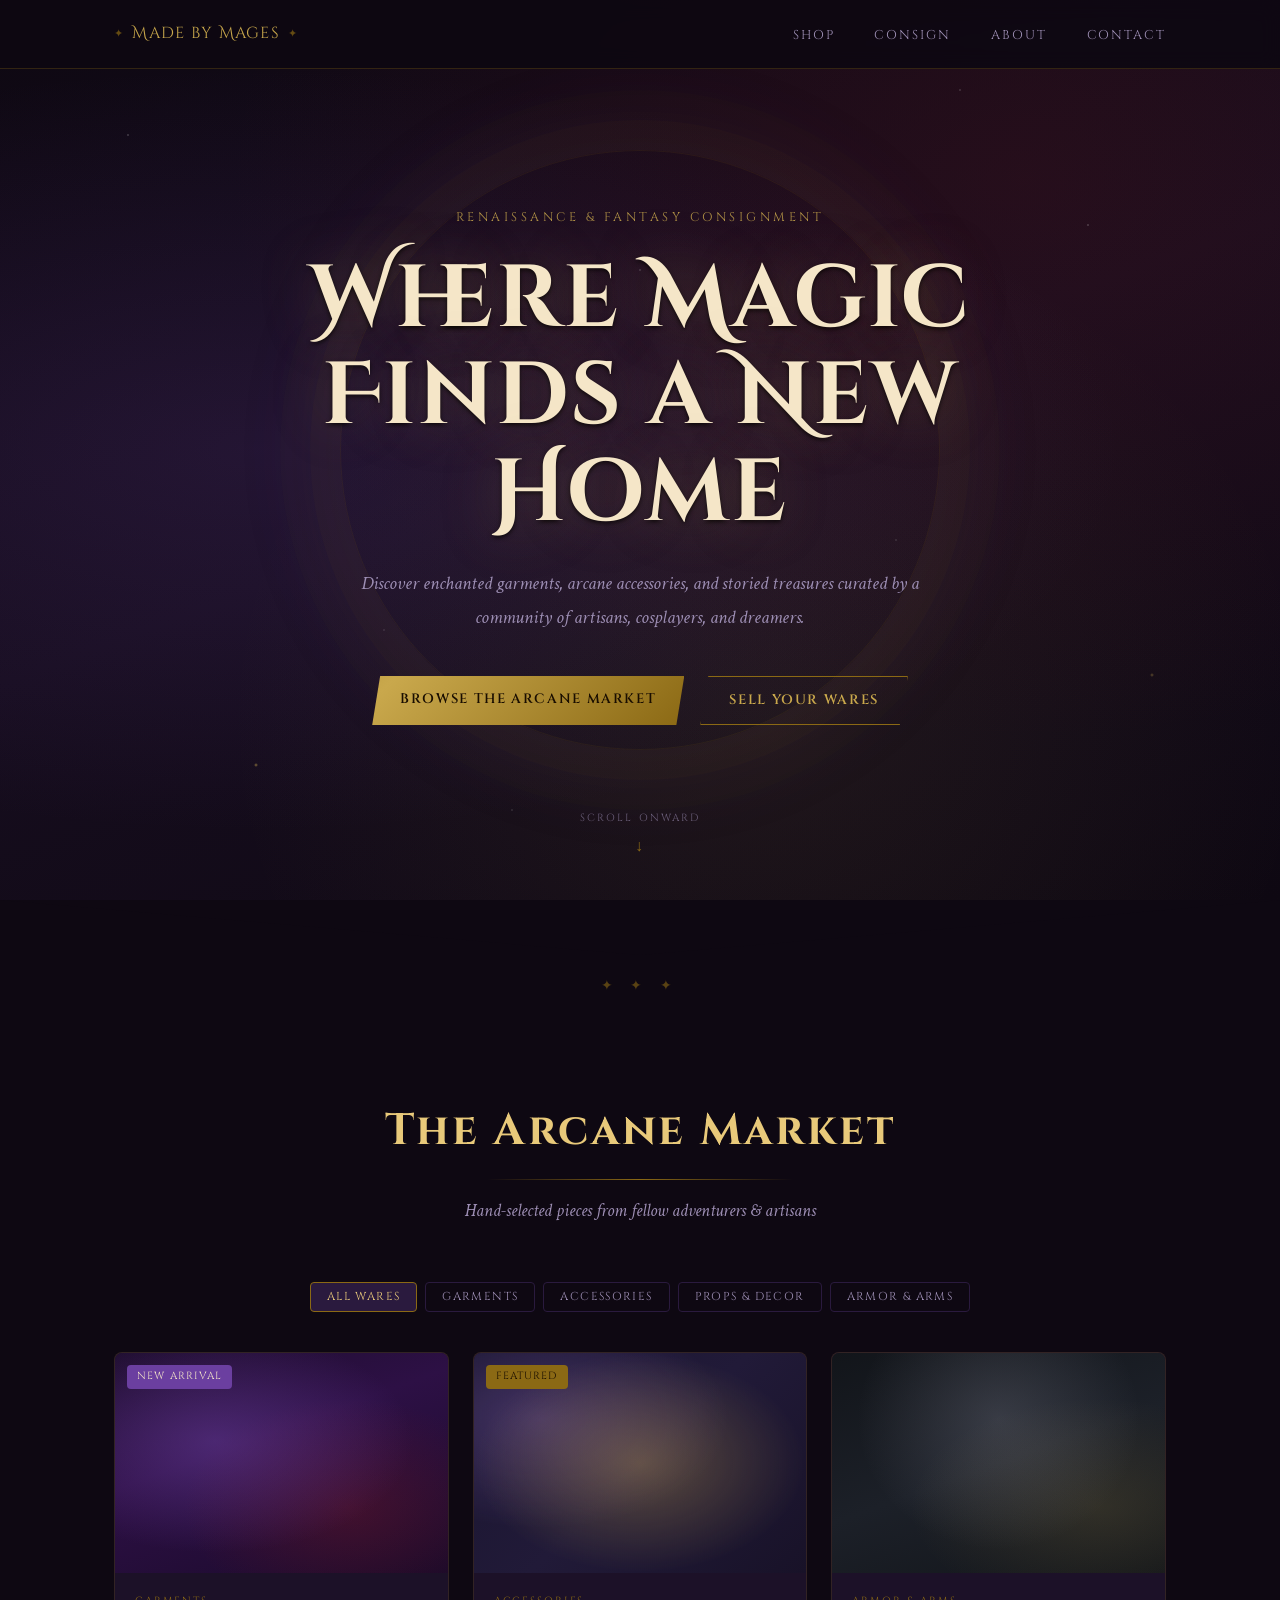
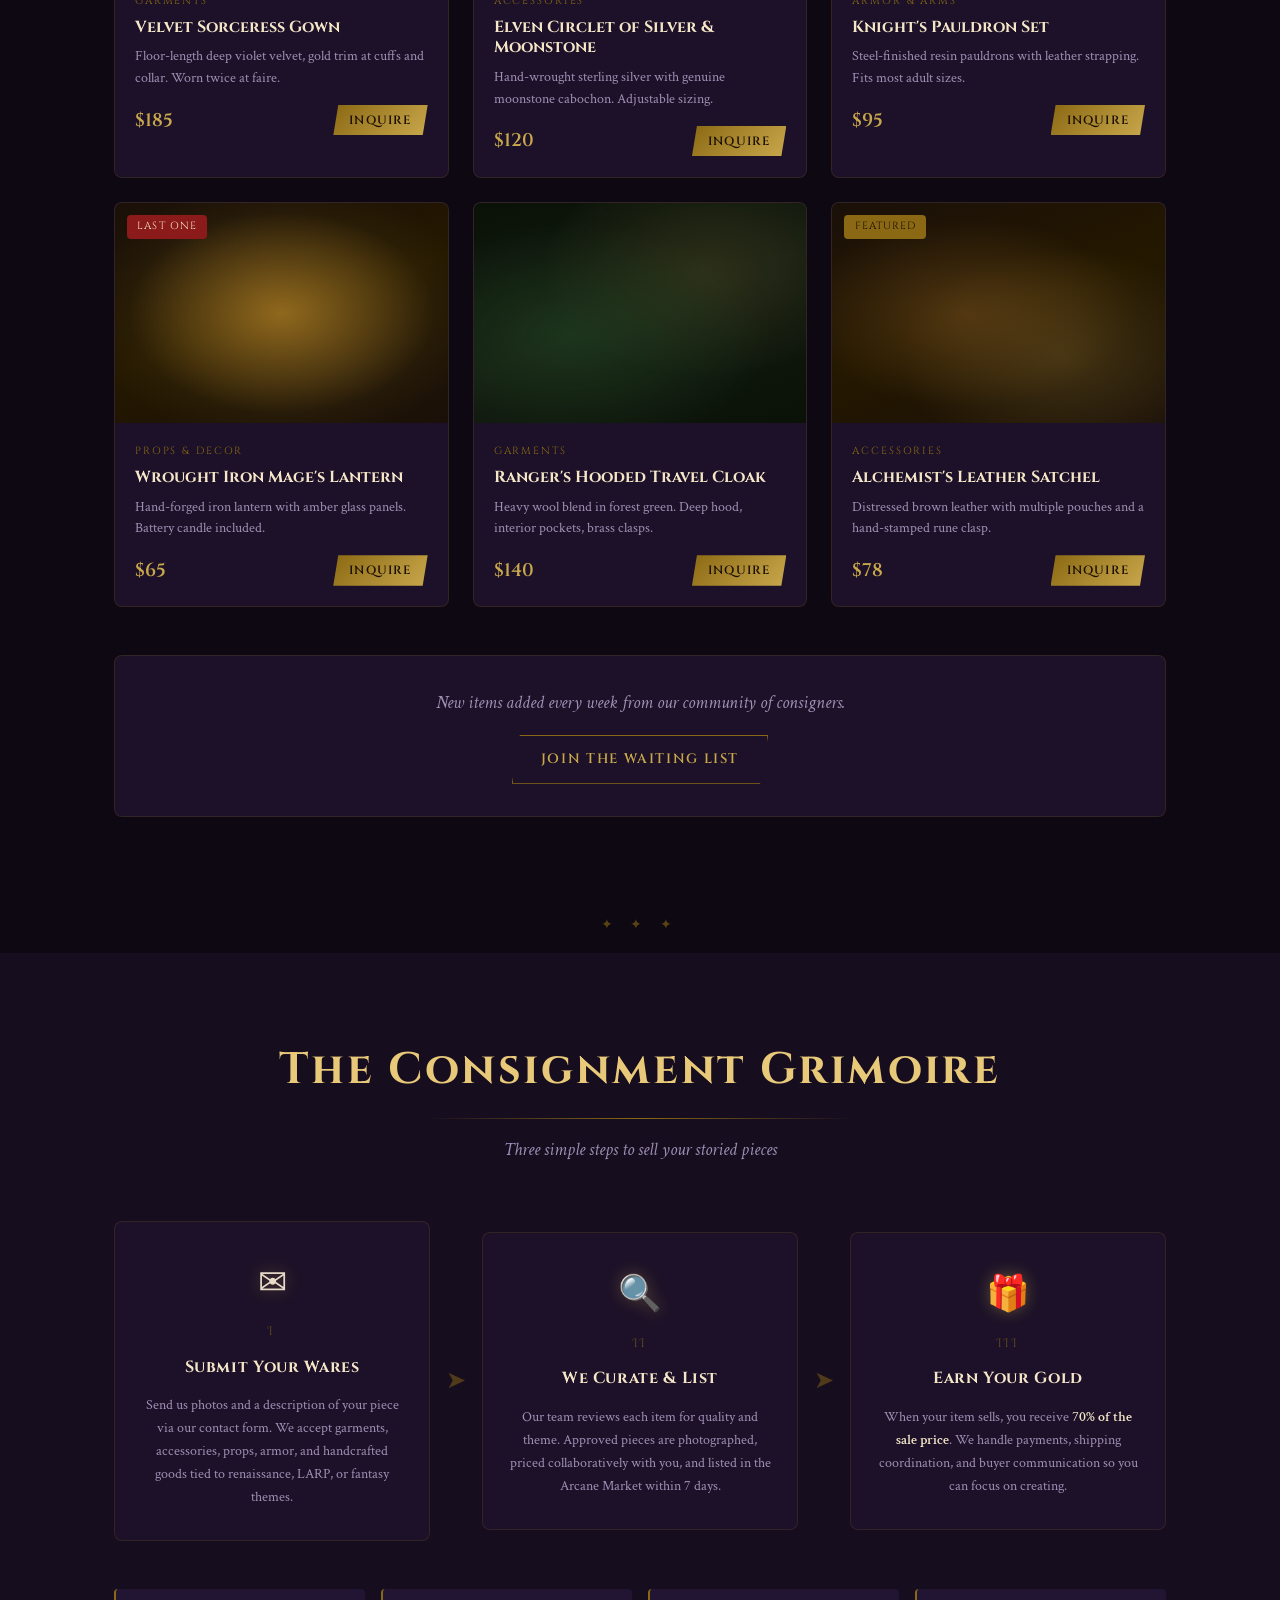
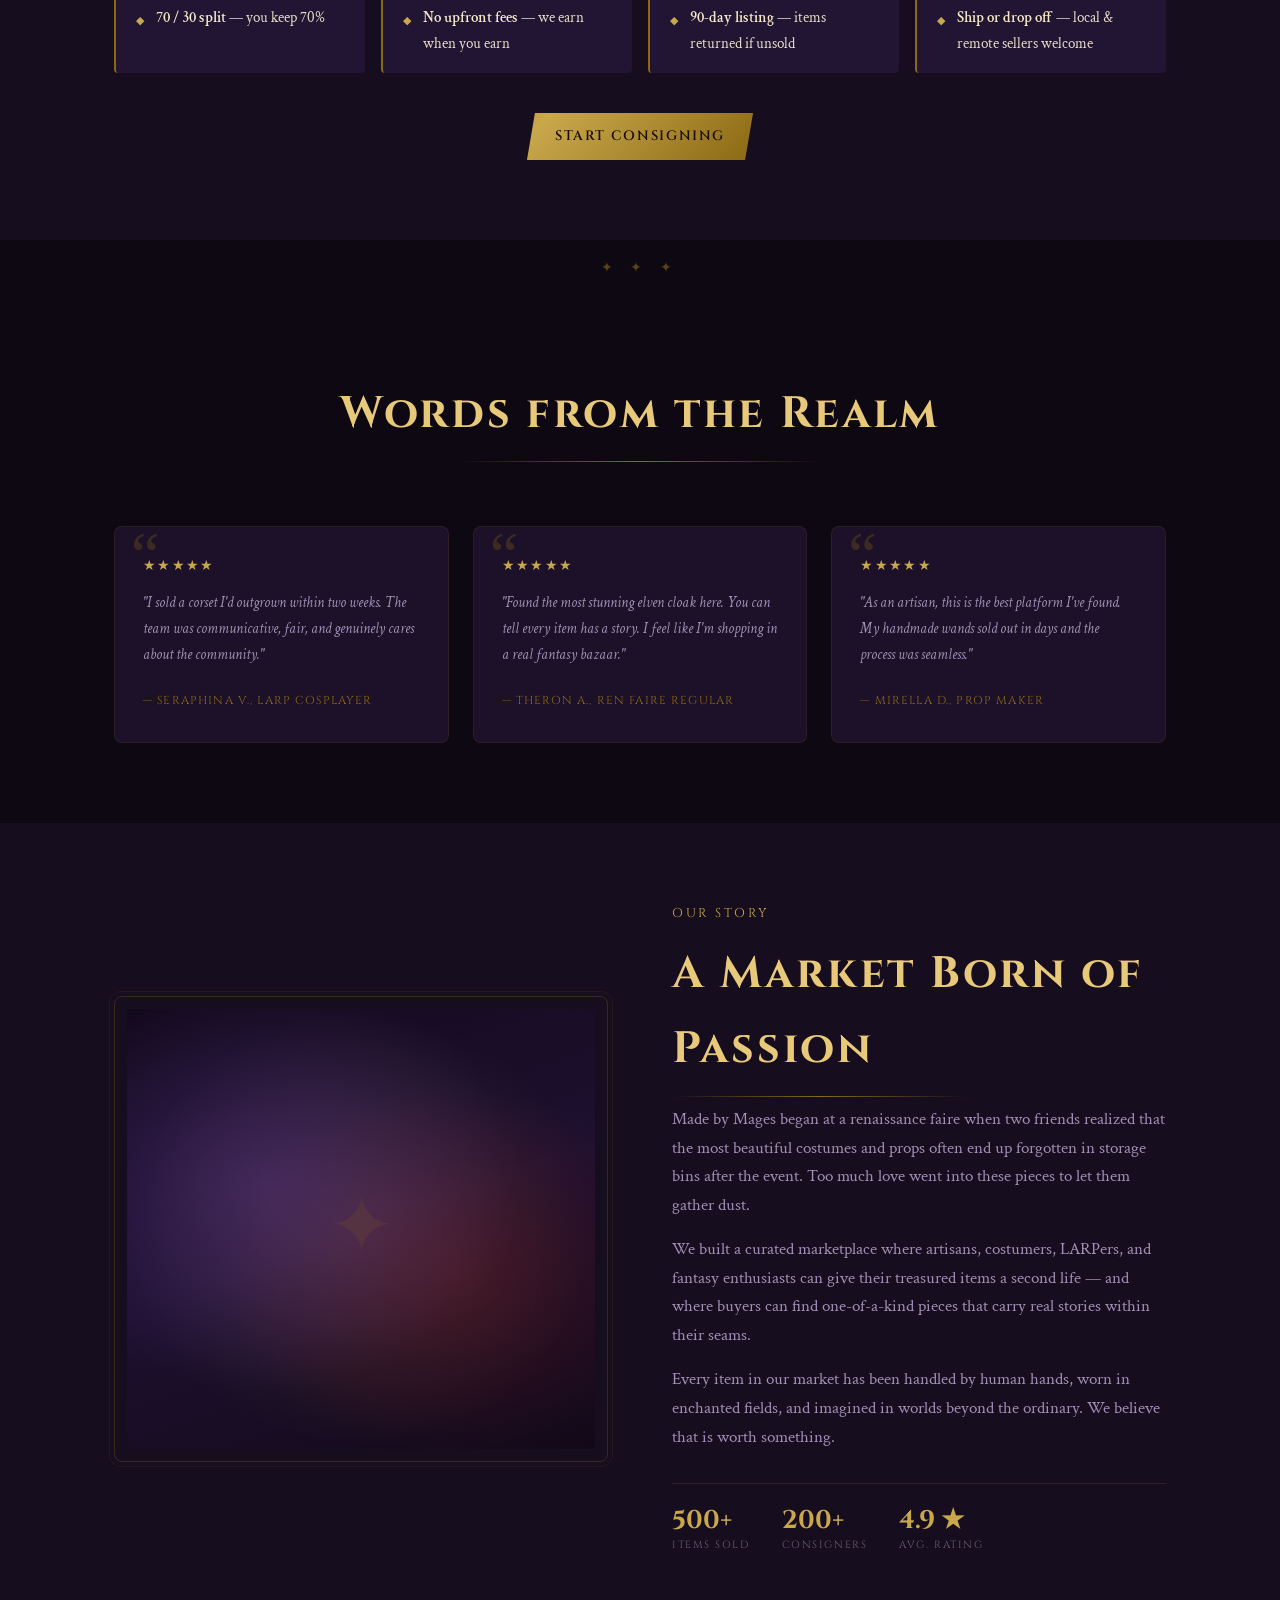
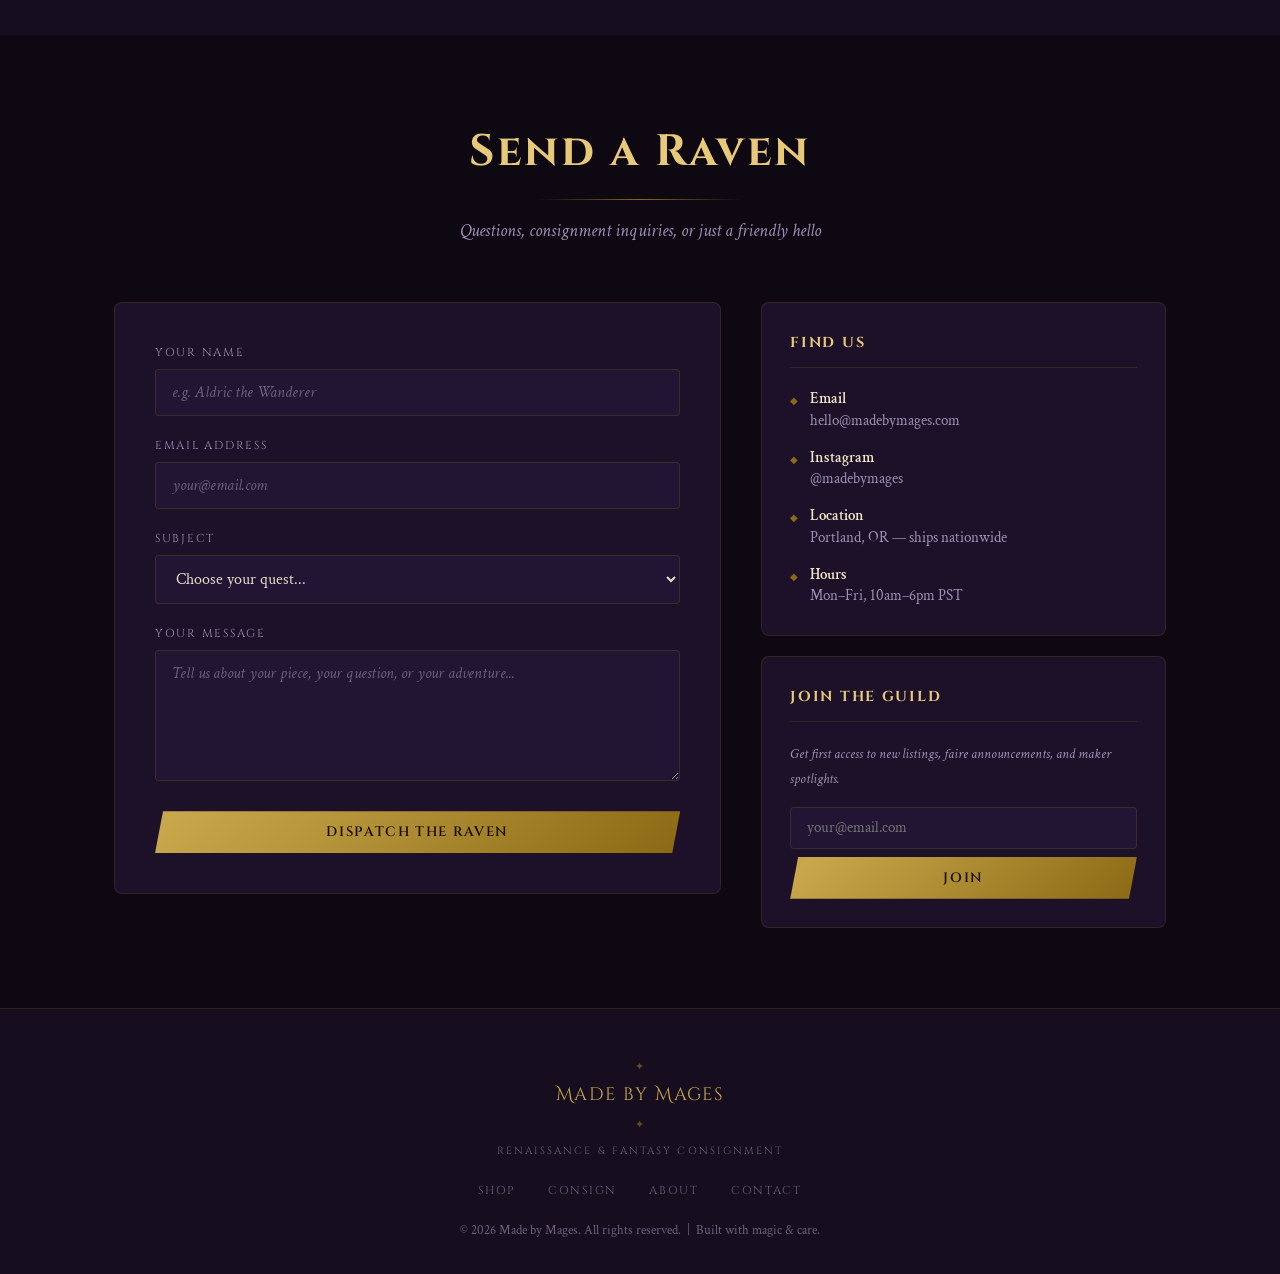
<file: index.html>
<!DOCTYPE html>
<html lang="en">
<head>
  <meta charset="UTF-8" />
  <meta name="viewport" content="width=device-width, initial-scale=1.0" />
  <title>Made by Mages &mdash; Renaissance &amp; Fantasy Consignment</title>
  <link rel="preconnect" href="https://fonts.googleapis.com" />
  <link rel="preconnect" href="https://fonts.gstatic.com" crossorigin />
  <link href="https://fonts.googleapis.com/css2?family=Cinzel:wght@400;600;700;900&family=Cinzel+Decorative:wght@400;700&family=Crimson+Text:ital,wght@0,400;0,600;1,400;1,600&display=swap" rel="stylesheet" />
  <link rel="stylesheet" href="styles.css" />
</head>
<body>

  <!-- ── NAVIGATION ── -->
  <header class="site-header" id="top">
    <nav class="nav-container">
      <a href="#top" class="nav-logo">
        <span class="logo-rune">✦</span>
        <span class="logo-text">Made by Mages</span>
        <span class="logo-rune">✦</span>
      </a>
      <button class="nav-toggle" id="navToggle" aria-label="Open menu">&#9776;</button>
      <ul class="nav-links" id="navLinks">
        <li><a href="#shop">Shop</a></li>
        <li><a href="#how-it-works">Consign</a></li>
        <li><a href="#about">About</a></li>
        <li><a href="#contact">Contact</a></li>
      </ul>
    </nav>
  </header>

  <!-- ── HERO ── -->
  <section class="hero" id="hero">
    <div class="hero-overlay"></div>
    <div class="hero-content">
      <p class="hero-eyebrow">Renaissance &amp; Fantasy Consignment</p>
      <h1 class="hero-title">Where Magic<br />Finds a New Home</h1>
      <p class="hero-tagline">
        Discover enchanted garments, arcane accessories, and storied treasures
        curated by a community of artisans, cosplayers, and dreamers.
      </p>
      <div class="hero-cta-group">
        <a href="#shop" class="btn btn-primary">Browse the Arcane Market</a>
        <a href="#how-it-works" class="btn btn-outline">Sell Your Wares</a>
      </div>
    </div>
    <div class="hero-scroll-hint">
      <span>Scroll onward</span>
      <span class="scroll-arrow">&#8595;</span>
    </div>
  </section>

  <!-- ── ORNAMENTAL DIVIDER ── -->
  <div class="divider divider-top">
    <svg viewBox="0 0 1200 60" preserveAspectRatio="none" xmlns="http://www.w3.org/2000/svg">
      <path d="M0,0 L600,55 L1200,0 L1200,60 L0,60 Z" fill="var(--color-bg)"/>
    </svg>
    <div class="divider-ornament">&#10022; &#10022; &#10022;</div>
  </div>

  <!-- ── FEATURED LISTINGS ── -->
  <section class="section shop-section" id="shop">
    <div class="container">
      <div class="section-header">
        <h2 class="section-title">The Arcane Market</h2>
        <p class="section-subtitle">Hand-selected pieces from fellow adventurers &amp; artisans</p>
      </div>

      <div class="filter-bar">
        <button class="filter-btn active" data-filter="all">All Wares</button>
        <button class="filter-btn" data-filter="garments">Garments</button>
        <button class="filter-btn" data-filter="accessories">Accessories</button>
        <button class="filter-btn" data-filter="props">Props &amp; Decor</button>
        <button class="filter-btn" data-filter="armor">Armor &amp; Arms</button>
      </div>

      <div class="product-grid" id="productGrid">

        <article class="product-card" data-category="garments">
          <div class="product-image-wrap">
            <div class="product-image product-image--gown"></div>
            <span class="product-badge">New Arrival</span>
          </div>
          <div class="product-info">
            <span class="product-category">Garments</span>
            <h3 class="product-name">Velvet Sorceress Gown</h3>
            <p class="product-desc">Floor-length deep violet velvet, gold trim at cuffs and collar. Worn twice at faire.</p>
            <div class="product-footer">
              <span class="product-price">$185</span>
              <button class="btn btn-small">Inquire</button>
            </div>
          </div>
        </article>

        <article class="product-card" data-category="accessories">
          <div class="product-image-wrap">
            <div class="product-image product-image--circlet"></div>
            <span class="product-badge product-badge--gold">Featured</span>
          </div>
          <div class="product-info">
            <span class="product-category">Accessories</span>
            <h3 class="product-name">Elven Circlet of Silver &amp; Moonstone</h3>
            <p class="product-desc">Hand-wrought sterling silver with genuine moonstone cabochon. Adjustable sizing.</p>
            <div class="product-footer">
              <span class="product-price">$120</span>
              <button class="btn btn-small">Inquire</button>
            </div>
          </div>
        </article>

        <article class="product-card" data-category="armor">
          <div class="product-image-wrap">
            <div class="product-image product-image--armor"></div>
          </div>
          <div class="product-info">
            <span class="product-category">Armor &amp; Arms</span>
            <h3 class="product-name">Knight's Pauldron Set</h3>
            <p class="product-desc">Steel-finished resin pauldrons with leather strapping. Fits most adult sizes.</p>
            <div class="product-footer">
              <span class="product-price">$95</span>
              <button class="btn btn-small">Inquire</button>
            </div>
          </div>
        </article>

        <article class="product-card" data-category="props">
          <div class="product-image-wrap">
            <div class="product-image product-image--lantern"></div>
            <span class="product-badge product-badge--red">Last One</span>
          </div>
          <div class="product-info">
            <span class="product-category">Props &amp; Decor</span>
            <h3 class="product-name">Wrought Iron Mage's Lantern</h3>
            <p class="product-desc">Hand-forged iron lantern with amber glass panels. Battery candle included.</p>
            <div class="product-footer">
              <span class="product-price">$65</span>
              <button class="btn btn-small">Inquire</button>
            </div>
          </div>
        </article>

        <article class="product-card" data-category="garments">
          <div class="product-image-wrap">
            <div class="product-image product-image--cloak"></div>
          </div>
          <div class="product-info">
            <span class="product-category">Garments</span>
            <h3 class="product-name">Ranger's Hooded Travel Cloak</h3>
            <p class="product-desc">Heavy wool blend in forest green. Deep hood, interior pockets, brass clasps.</p>
            <div class="product-footer">
              <span class="product-price">$140</span>
              <button class="btn btn-small">Inquire</button>
            </div>
          </div>
        </article>

        <article class="product-card" data-category="accessories">
          <div class="product-image-wrap">
            <div class="product-image product-image--satchel"></div>
            <span class="product-badge product-badge--gold">Featured</span>
          </div>
          <div class="product-info">
            <span class="product-category">Accessories</span>
            <h3 class="product-name">Alchemist's Leather Satchel</h3>
            <p class="product-desc">Distressed brown leather with multiple pouches and a hand-stamped rune clasp.</p>
            <div class="product-footer">
              <span class="product-price">$78</span>
              <button class="btn btn-small">Inquire</button>
            </div>
          </div>
        </article>

      </div>

      <div class="shop-cta">
        <p>New items added every week from our community of consigners.</p>
        <a href="#contact" class="btn btn-outline">Join the Waiting List</a>
      </div>
    </div>
  </section>

  <!-- ── ORNAMENTAL DIVIDER ── -->
  <div class="divider divider-mid">
    <div class="divider-ornament">&#10022; &#10022; &#10022;</div>
  </div>

  <!-- ── HOW IT WORKS ── -->
  <section class="section how-section" id="how-it-works">
    <div class="container">
      <div class="section-header">
        <h2 class="section-title">The Consignment Grimoire</h2>
        <p class="section-subtitle">Three simple steps to sell your storied pieces</p>
      </div>

      <div class="steps-grid">

        <div class="step-card">
          <div class="step-icon">&#9993;</div>
          <div class="step-number">I</div>
          <h3 class="step-title">Submit Your Wares</h3>
          <p class="step-desc">
            Send us photos and a description of your piece via our contact form.
            We accept garments, accessories, props, armor, and handcrafted goods
            tied to renaissance, LARP, or fantasy themes.
          </p>
        </div>

        <div class="step-connector">&#10148;</div>

        <div class="step-card">
          <div class="step-icon">&#128269;</div>
          <div class="step-number">II</div>
          <h3 class="step-title">We Curate &amp; List</h3>
          <p class="step-desc">
            Our team reviews each item for quality and theme. Approved pieces are
            photographed, priced collaboratively with you, and listed in the
            Arcane Market within 7 days.
          </p>
        </div>

        <div class="step-connector">&#10148;</div>

        <div class="step-card">
          <div class="step-icon">&#127873;</div>
          <div class="step-number">III</div>
          <h3 class="step-title">Earn Your Gold</h3>
          <p class="step-desc">
            When your item sells, you receive <strong>70% of the sale price</strong>.
            We handle payments, shipping coordination, and buyer communication
            so you can focus on creating.
          </p>
        </div>

      </div>

      <div class="consign-details">
        <div class="consign-detail-item">
          <span class="consign-icon">&#9670;</span>
          <span><strong>70 / 30 split</strong> &mdash; you keep 70%</span>
        </div>
        <div class="consign-detail-item">
          <span class="consign-icon">&#9670;</span>
          <span><strong>No upfront fees</strong> &mdash; we earn when you earn</span>
        </div>
        <div class="consign-detail-item">
          <span class="consign-icon">&#9670;</span>
          <span><strong>90-day listing</strong> &mdash; items returned if unsold</span>
        </div>
        <div class="consign-detail-item">
          <span class="consign-icon">&#9670;</span>
          <span><strong>Ship or drop off</strong> &mdash; local &amp; remote sellers welcome</span>
        </div>
      </div>

      <div class="how-cta">
        <a href="#contact" class="btn btn-primary">Start Consigning</a>
      </div>
    </div>
  </section>

  <!-- ── ORNAMENTAL DIVIDER ── -->
  <div class="divider divider-mid">
    <div class="divider-ornament">&#10022; &#10022; &#10022;</div>
  </div>

  <!-- ── TESTIMONIALS ── -->
  <section class="section testimonials-section">
    <div class="container">
      <div class="section-header">
        <h2 class="section-title">Words from the Realm</h2>
      </div>
      <div class="testimonials-grid">
        <blockquote class="testimonial-card">
          <div class="testimonial-stars">&#9733;&#9733;&#9733;&#9733;&#9733;</div>
          <p>"I sold a corset I'd outgrown within two weeks. The team was communicative, fair, and genuinely cares about the community."</p>
          <cite>&mdash; Seraphina V., LARP cosplayer</cite>
        </blockquote>
        <blockquote class="testimonial-card">
          <div class="testimonial-stars">&#9733;&#9733;&#9733;&#9733;&#9733;</div>
          <p>"Found the most stunning elven cloak here. You can tell every item has a story. I feel like I'm shopping in a real fantasy bazaar."</p>
          <cite>&mdash; Theron A., Ren Faire regular</cite>
        </blockquote>
        <blockquote class="testimonial-card">
          <div class="testimonial-stars">&#9733;&#9733;&#9733;&#9733;&#9733;</div>
          <p>"As an artisan, this is the best platform I've found. My handmade wands sold out in days and the process was seamless."</p>
          <cite>&mdash; Mirella D., prop maker</cite>
        </blockquote>
      </div>
    </div>
  </section>

  <!-- ── ABOUT ── -->
  <section class="section about-section" id="about">
    <div class="container about-container">
      <div class="about-image-col">
        <div class="about-image-frame">
          <div class="about-image"></div>
        </div>
      </div>
      <div class="about-text-col">
        <span class="section-eyebrow">Our Story</span>
        <h2 class="section-title text-left">A Market Born of Passion</h2>
        <p>
          Made by Mages began at a renaissance faire when two friends realized
          that the most beautiful costumes and props often end up forgotten in
          storage bins after the event. Too much love went into these pieces to
          let them gather dust.
        </p>
        <p>
          We built a curated marketplace where artisans, costumers, LARPers,
          and fantasy enthusiasts can give their treasured items a second life
          &mdash; and where buyers can find one-of-a-kind pieces that carry
          real stories within their seams.
        </p>
        <p>
          Every item in our market has been handled by human hands, worn in
          enchanted fields, and imagined in worlds beyond the ordinary. We
          believe that is worth something.
        </p>
        <div class="about-stats">
          <div class="about-stat">
            <span class="stat-number">500+</span>
            <span class="stat-label">Items Sold</span>
          </div>
          <div class="about-stat">
            <span class="stat-number">200+</span>
            <span class="stat-label">Consigners</span>
          </div>
          <div class="about-stat">
            <span class="stat-number">4.9 &#9733;</span>
            <span class="stat-label">Avg. Rating</span>
          </div>
        </div>
      </div>
    </div>
  </section>

  <!-- ── CONTACT ── -->
  <section class="section contact-section" id="contact">
    <div class="container">
      <div class="section-header">
        <h2 class="section-title">Send a Raven</h2>
        <p class="section-subtitle">Questions, consignment inquiries, or just a friendly hello</p>
      </div>

      <div class="contact-layout">
        <form class="contact-form" id="contactForm" novalidate>
          <div class="form-group">
            <label for="name">Your Name</label>
            <input type="text" id="name" name="name" placeholder="e.g. Aldric the Wanderer" required />
          </div>
          <div class="form-group">
            <label for="email">Email Address</label>
            <input type="email" id="email" name="email" placeholder="your@email.com" required />
          </div>
          <div class="form-group">
            <label for="subject">Subject</label>
            <select id="subject" name="subject">
              <option value="">Choose your quest...</option>
              <option value="consign">I want to consign an item</option>
              <option value="buy">Question about an item</option>
              <option value="general">General inquiry</option>
              <option value="other">Something else</option>
            </select>
          </div>
          <div class="form-group">
            <label for="message">Your Message</label>
            <textarea id="message" name="message" rows="5" placeholder="Tell us about your piece, your question, or your adventure..." required></textarea>
          </div>
          <button type="submit" class="btn btn-primary btn-full">Dispatch the Raven</button>
          <div class="form-success" id="formSuccess">
            <span>&#10003;</span> Your message has been sent! We'll reply within 2 business days.
          </div>
        </form>

        <div class="contact-aside">
          <div class="contact-info-card">
            <h3>Find Us</h3>
            <ul class="contact-info-list">
              <li>
                <span class="ci-icon">&#9670;</span>
                <span><strong>Email</strong><br />hello@madebymages.com</span>
              </li>
              <li>
                <span class="ci-icon">&#9670;</span>
                <span><strong>Instagram</strong><br />@madebymages</span>
              </li>
              <li>
                <span class="ci-icon">&#9670;</span>
                <span><strong>Location</strong><br />Portland, OR &mdash; ships nationwide</span>
              </li>
              <li>
                <span class="ci-icon">&#9670;</span>
                <span><strong>Hours</strong><br />Mon–Fri, 10am–6pm PST</span>
              </li>
            </ul>
          </div>

          <div class="contact-info-card newsletter-card">
            <h3>Join the Guild</h3>
            <p>Get first access to new listings, faire announcements, and maker spotlights.</p>
            <form class="newsletter-form" id="newsletterForm">
              <input type="email" placeholder="your@email.com" required />
              <button type="submit" class="btn btn-primary btn-full">Join</button>
            </form>
          </div>
        </div>
      </div>
    </div>
  </section>

  <!-- ── FOOTER ── -->
  <footer class="site-footer">
    <div class="footer-inner container">
      <div class="footer-brand">
        <span class="logo-rune">✦</span>
        <span class="footer-logo-text">Made by Mages</span>
        <span class="logo-rune">✦</span>
        <p class="footer-tagline">Renaissance &amp; Fantasy Consignment</p>
      </div>
      <nav class="footer-nav">
        <a href="#shop">Shop</a>
        <a href="#how-it-works">Consign</a>
        <a href="#about">About</a>
        <a href="#contact">Contact</a>
      </nav>
      <p class="footer-legal">
        &copy; 2026 Made by Mages. All rights reserved.
        &nbsp;|&nbsp; Built with magic &amp; care.
      </p>
    </div>
  </footer>

  <!-- ── BACK TO TOP ── -->
  <button class="back-to-top" id="backToTop" aria-label="Back to top">&#9650;</button>

  <script src="script.js"></script>
</body>
</html>
</file>
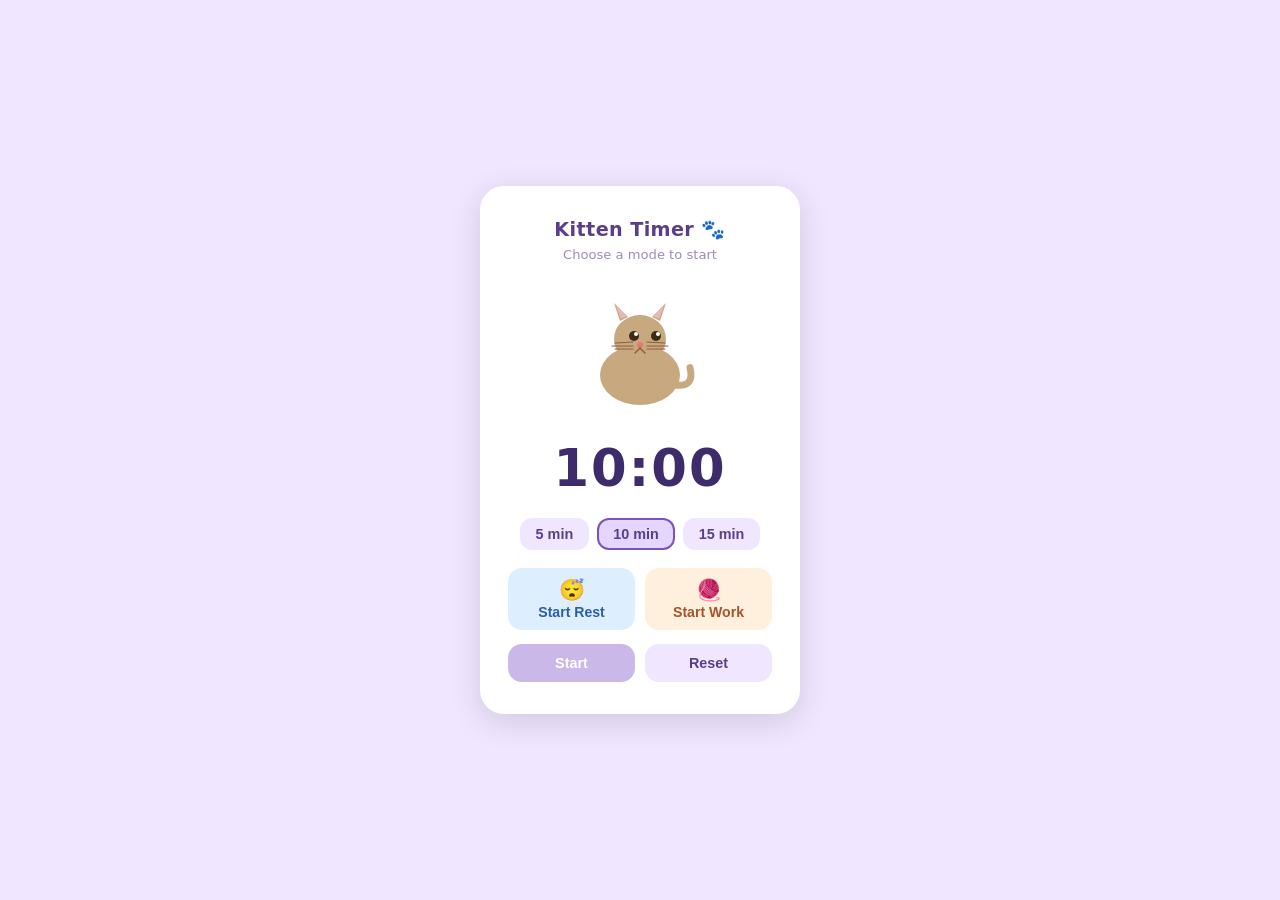
<file: timer-widget.html>
<!DOCTYPE html>
<html lang="en">
<head>
  <meta charset="UTF-8" />
  <meta name="viewport" content="width=device-width, initial-scale=1.0" />
  <title>Kitten Timer</title>
  <style>
    * { box-sizing: border-box; margin: 0; padding: 0; }

    body {
      min-height: 100vh;
      display: flex;
      align-items: center;
      justify-content: center;
      font-family: 'Segoe UI', system-ui, sans-serif;
      background: #f0e6ff;
      transition: background 0.6s ease;
    }

    body.rest-mode { background: #e0eeff; }
    body.work-mode { background: #fff0e0; }

    .widget {
      background: #fff;
      border-radius: 24px;
      padding: 32px 28px;
      width: 320px;
      box-shadow: 0 8px 32px rgba(0,0,0,0.13);
      text-align: center;
      position: relative;
      overflow: hidden;
    }

    .title {
      font-size: 1.2rem;
      font-weight: 700;
      color: #5a3e8a;
      margin-bottom: 6px;
      letter-spacing: 0.02em;
    }

    .mode-label {
      font-size: 0.82rem;
      color: #a08abd;
      margin-bottom: 18px;
      min-height: 1.2em;
      transition: color 0.4s;
    }

    /* ── Kitten canvas ── */
    .kitten-stage {
      width: 180px;
      height: 140px;
      margin: 0 auto 18px;
      position: relative;
    }

    canvas#kittenCanvas {
      width: 180px;
      height: 140px;
    }

    /* ── Timer display ── */
    .timer-display {
      font-size: 3.2rem;
      font-weight: 800;
      letter-spacing: 0.04em;
      color: #3d2b6b;
      margin-bottom: 20px;
      font-variant-numeric: tabular-nums;
      transition: color 0.4s;
    }

    .timer-display.rest-color { color: #2b5ea7; }
    .timer-display.work-color { color: #a7542b; }

    /* ── Time picker ── */
    .time-picker {
      display: flex;
      gap: 8px;
      justify-content: center;
      margin-bottom: 18px;
    }

    .time-btn {
      background: #f0e6ff;
      border: 2px solid transparent;
      border-radius: 12px;
      padding: 6px 14px;
      font-size: 0.9rem;
      font-weight: 600;
      color: #5a3e8a;
      cursor: pointer;
      transition: all 0.2s;
    }

    .time-btn:hover { background: #ddd0f5; }
    .time-btn.selected { border-color: #7c52bf; background: #e4d6ff; }

    /* ── Mode buttons ── */
    .mode-buttons {
      display: grid;
      grid-template-columns: 1fr 1fr;
      gap: 10px;
      margin-bottom: 14px;
    }

    .mode-btn {
      padding: 10px 0;
      border-radius: 14px;
      border: none;
      font-size: 0.88rem;
      font-weight: 700;
      cursor: pointer;
      transition: all 0.2s;
      display: flex;
      flex-direction: column;
      align-items: center;
      gap: 2px;
    }

    .rest-btn {
      background: #ddeeff;
      color: #2b5ea7;
    }
    .rest-btn:hover { background: #cce0ff; }
    .rest-btn.active { background: #2b5ea7; color: #fff; box-shadow: 0 2px 8px rgba(43,94,167,0.3); }

    .work-btn {
      background: #fff0dd;
      color: #a7542b;
    }
    .work-btn:hover { background: #ffe0c2; }
    .work-btn.active { background: #a7542b; color: #fff; box-shadow: 0 2px 8px rgba(167,84,43,0.3); }

    .mode-btn .emoji { font-size: 1.3rem; }

    /* ── Control buttons ── */
    .controls {
      display: flex;
      gap: 10px;
      justify-content: center;
    }

    .ctrl-btn {
      flex: 1;
      padding: 11px 0;
      border-radius: 14px;
      border: none;
      font-size: 0.9rem;
      font-weight: 700;
      cursor: pointer;
      transition: all 0.2s;
    }

    #startBtn {
      background: #7c52bf;
      color: #fff;
    }
    #startBtn:hover { background: #6a3fad; }
    #startBtn:disabled { background: #c9b8e8; cursor: default; }

    #resetBtn {
      background: #f0e6ff;
      color: #5a3e8a;
    }
    #resetBtn:hover { background: #ddd0f5; }

    /* ── Done banner ── */
    .done-banner {
      display: none;
      position: absolute;
      inset: 0;
      background: rgba(255,255,255,0.93);
      border-radius: 24px;
      flex-direction: column;
      align-items: center;
      justify-content: center;
      gap: 10px;
      z-index: 10;
    }
    .done-banner.show { display: flex; }
    .done-banner .done-emoji { font-size: 3.5rem; animation: bounce 0.6s infinite alternate; }
    .done-banner .done-text { font-size: 1.3rem; font-weight: 800; color: #3d2b6b; }
    .done-banner .done-sub { font-size: 0.88rem; color: #a08abd; }
    .done-banner button {
      margin-top: 6px;
      padding: 9px 28px;
      border-radius: 12px;
      border: none;
      background: #7c52bf;
      color: #fff;
      font-weight: 700;
      cursor: pointer;
      font-size: 0.9rem;
    }

    @keyframes bounce {
      from { transform: translateY(0); }
      to   { transform: translateY(-10px); }
    }
  </style>
</head>
<body>
  <div class="widget">

    <div class="done-banner" id="doneBanner">
      <div class="done-emoji" id="doneEmoji">🎉</div>
      <div class="done-text" id="doneText">Time's up!</div>
      <div class="done-sub" id="doneSub">Great job, take a break!</div>
      <button onclick="dismissDone()">Dismiss</button>
    </div>

    <div class="title">Kitten Timer 🐾</div>
    <div class="mode-label" id="modeLabel">Choose a mode to start</div>

    <div class="kitten-stage">
      <canvas id="kittenCanvas" width="180" height="140"></canvas>
    </div>

    <div class="timer-display" id="timerDisplay">10:00</div>

    <div class="time-picker">
      <button class="time-btn" onclick="selectMinutes(5,this)">5 min</button>
      <button class="time-btn selected" onclick="selectMinutes(10,this)">10 min</button>
      <button class="time-btn" onclick="selectMinutes(15,this)">15 min</button>
    </div>

    <div class="mode-buttons">
      <button class="mode-btn rest-btn" id="restBtn" onclick="selectMode('rest')">
        <span class="emoji">😴</span> Start Rest
      </button>
      <button class="mode-btn work-btn" id="workBtn" onclick="selectMode('work')">
        <span class="emoji">🧶</span> Start Work
      </button>
    </div>

    <div class="controls">
      <button class="ctrl-btn" id="startBtn" onclick="toggleTimer()" disabled>Start</button>
      <button class="ctrl-btn" id="resetBtn" onclick="resetTimer()">Reset</button>
    </div>

  </div>

  <script>
  // ─────────────────────────────────────────────
  //  State
  // ─────────────────────────────────────────────
  let minutes     = 10;
  let totalSecs   = minutes * 60;
  let remaining   = totalSecs;
  let running     = false;
  let mode        = null;   // 'rest' | 'work'
  let interval    = null;
  let animFrame   = null;
  let tick        = 0;      // animation tick counter

  // ─────────────────────────────────────────────
  //  Time selection
  // ─────────────────────────────────────────────
  function selectMinutes(m, btn) {
    minutes   = m;
    totalSecs = m * 60;
    if (!running) {
      remaining = totalSecs;
      updateDisplay();
    }
    document.querySelectorAll('.time-btn').forEach(b => b.classList.remove('selected'));
    btn.classList.add('selected');
  }

  // ─────────────────────────────────────────────
  //  Mode selection  →  also starts the timer
  // ─────────────────────────────────────────────
  function selectMode(m) {
    if (running) stopTimer();
    mode      = m;
    remaining = totalSecs;
    updateDisplay();
    updateModeUI();
    document.getElementById('startBtn').disabled = false;
    startTimer();   // auto-start on mode click
  }

  function updateModeUI() {
    const label   = document.getElementById('modeLabel');
    const display = document.getElementById('timerDisplay');
    const restBtn = document.getElementById('restBtn');
    const workBtn = document.getElementById('workBtn');

    restBtn.classList.toggle('active', mode === 'rest');
    workBtn.classList.toggle('active', mode === 'work');
    display.classList.remove('rest-color', 'work-color');

    if (mode === 'rest') {
      label.textContent = 'Rest mode — nap time, little one!';
      display.classList.add('rest-color');
      document.body.className = 'rest-mode';
    } else if (mode === 'work') {
      label.textContent = 'Work mode — let\'s get productive!';
      display.classList.add('work-color');
      document.body.className = 'work-mode';
    } else {
      label.textContent = 'Choose a mode to start';
      document.body.className = '';
    }
  }

  // ─────────────────────────────────────────────
  //  Timer logic
  // ─────────────────────────────────────────────
  function toggleTimer() {
    if (!mode) return;
    running ? stopTimer() : startTimer();
  }

  function startTimer() {
    if (running) return;
    running = true;
    document.getElementById('startBtn').textContent = 'Pause';
    interval = setInterval(() => {
      remaining--;
      updateDisplay();
      if (remaining <= 0) {
        stopTimer();
        showDone();
      }
    }, 1000);
  }

  function stopTimer() {
    running = false;
    clearInterval(interval);
    document.getElementById('startBtn').textContent = 'Resume';
  }

  function resetTimer() {
    stopTimer();
    mode      = null;
    remaining = totalSecs;
    running   = false;
    updateDisplay();
    updateModeUI();
    document.getElementById('startBtn').disabled = true;
    document.getElementById('startBtn').textContent = 'Start';
  }

  function updateDisplay() {
    const m = Math.floor(remaining / 60).toString().padStart(2, '0');
    const s = (remaining % 60).toString().padStart(2, '0');
    document.getElementById('timerDisplay').textContent = `${m}:${s}`;
  }

  // ─────────────────────────────────────────────
  //  Done banner
  // ─────────────────────────────────────────────
  function showDone() {
    const banner  = document.getElementById('doneBanner');
    const emoji   = document.getElementById('doneEmoji');
    const text    = document.getElementById('doneText');
    const sub     = document.getElementById('doneSub');

    if (mode === 'rest') {
      emoji.textContent = '😸';
      text.textContent  = 'Rest complete!';
      sub.textContent   = 'Feeling refreshed? Time to work!';
    } else {
      emoji.textContent = '🎉';
      text.textContent  = 'Work session done!';
      sub.textContent   = 'Nice work! Go take a rest~';
    }
    banner.classList.add('show');
    if ('vibrate' in navigator) navigator.vibrate([200, 100, 200]);
  }

  function dismissDone() {
    document.getElementById('doneBanner').classList.remove('show');
    resetTimer();
  }

  // ─────────────────────────────────────────────
  //  Kitten canvas animation
  // ─────────────────────────────────────────────
  const canvas = document.getElementById('kittenCanvas');
  const ctx    = canvas.getContext('2d');

  function drawIdle() {
    const t = tick / 60;
    ctx.clearRect(0, 0, 180, 140);

    // body
    ctx.fillStyle = '#c8a87e';
    ctx.beginPath();
    ctx.ellipse(90, 95, 40, 30, 0, 0, Math.PI * 2);
    ctx.fill();

    // head
    const headY = 58 + Math.sin(t * 2) * 1.5;
    ctx.fillStyle = '#c8a87e';
    ctx.beginPath();
    ctx.ellipse(90, headY, 26, 24, 0, 0, Math.PI * 2);
    ctx.fill();

    // ears
    ctx.fillStyle = '#c8a87e';
    ctx.beginPath(); ctx.moveTo(70, headY-18); ctx.lineTo(64, headY-36); ctx.lineTo(78, headY-22); ctx.fill();
    ctx.beginPath(); ctx.moveTo(110, headY-18); ctx.lineTo(116, headY-36); ctx.lineTo(102, headY-22); ctx.fill();
    ctx.fillStyle = '#e8b8b8';
    ctx.beginPath(); ctx.moveTo(71, headY-20); ctx.lineTo(66, headY-33); ctx.lineTo(77, headY-23); ctx.fill();
    ctx.beginPath(); ctx.moveTo(109, headY-20); ctx.lineTo(114, headY-33); ctx.lineTo(103, headY-23); ctx.fill();

    // eyes (blinking occasionally)
    const blink = (Math.floor(t * 3) % 9 === 0);
    ctx.fillStyle = '#3d2b1a';
    if (blink) {
      ctx.fillRect(79, headY-4, 10, 2);
      ctx.fillRect(101, headY-4, 10, 2);
    } else {
      ctx.beginPath(); ctx.arc(84, headY-3, 5, 0, Math.PI*2); ctx.fill();
      ctx.beginPath(); ctx.arc(106, headY-3, 5, 0, Math.PI*2); ctx.fill();
      ctx.fillStyle = '#fff';
      ctx.beginPath(); ctx.arc(86, headY-5, 2, 0, Math.PI*2); ctx.fill();
      ctx.beginPath(); ctx.arc(108, headY-5, 2, 0, Math.PI*2); ctx.fill();
    }

    // nose + mouth
    ctx.fillStyle = '#e87878';
    ctx.beginPath(); ctx.arc(90, headY+6, 3, 0, Math.PI*2); ctx.fill();
    ctx.strokeStyle = '#8b5e3c'; ctx.lineWidth = 1.5;
    ctx.beginPath(); ctx.moveTo(90, headY+9); ctx.lineTo(85, headY+14); ctx.stroke();
    ctx.beginPath(); ctx.moveTo(90, headY+9); ctx.lineTo(95, headY+14); ctx.stroke();

    // whiskers
    ctx.strokeStyle = '#8b5e3c'; ctx.lineWidth = 1;
    [[65,headY+4,83,headY+3],[62,headY+7,83,headY+7],[65,headY+10,83,headY+10]].forEach(([x1,y1,x2,y2])=>{
      ctx.beginPath(); ctx.moveTo(x1,y1); ctx.lineTo(x2,y2); ctx.stroke();
    });
    [[115,headY+4,97,headY+3],[118,headY+7,97,headY+7],[115,headY+10,97,headY+10]].forEach(([x1,y1,x2,y2])=>{
      ctx.beginPath(); ctx.moveTo(x1,y1); ctx.lineTo(x2,y2); ctx.stroke();
    });

    // tail (wagging gently)
    const tailSwing = Math.sin(t * 1.5) * 18;
    ctx.strokeStyle = '#c8a87e'; ctx.lineWidth = 7; ctx.lineCap = 'round';
    ctx.beginPath();
    ctx.moveTo(125, 105);
    ctx.quadraticCurveTo(145, 90 + tailSwing, 140, 70 + tailSwing);
    ctx.stroke();
  }

  function drawRest() {
    const t = tick / 60;
    ctx.clearRect(0, 0, 180, 140);

    // sleeping body (curled)
    ctx.fillStyle = '#c8a87e';
    ctx.beginPath();
    ctx.ellipse(90, 100, 52, 22, -0.15, 0, Math.PI * 2);
    ctx.fill();

    // head resting down, slight bob
    const bob = Math.sin(t * 1.2) * 1.2;
    ctx.fillStyle = '#c8a87e';
    ctx.beginPath();
    ctx.ellipse(65, 88 + bob, 22, 20, 0.4, 0, Math.PI * 2);
    ctx.fill();

    // ears
    ctx.fillStyle = '#c8a87e';
    ctx.beginPath(); ctx.moveTo(50, 72+bob); ctx.lineTo(44, 55+bob); ctx.lineTo(58, 68+bob); ctx.fill();
    ctx.beginPath(); ctx.moveTo(68, 70+bob); ctx.lineTo(70, 52+bob); ctx.lineTo(78, 67+bob); ctx.fill();
    ctx.fillStyle = '#e8b8b8';
    ctx.beginPath(); ctx.moveTo(51, 73+bob); ctx.lineTo(46, 58+bob); ctx.lineTo(57, 70+bob); ctx.fill();
    ctx.beginPath(); ctx.moveTo(69, 71+bob); ctx.lineTo(71, 55+bob); ctx.lineTo(77, 68+bob); ctx.fill();

    // closed eyes (sleeping lines)
    ctx.strokeStyle = '#3d2b1a'; ctx.lineWidth = 2; ctx.lineCap = 'round';
    ctx.beginPath(); ctx.arc(58, 86+bob, 5, Math.PI, 0); ctx.stroke();
    ctx.beginPath(); ctx.arc(74, 85+bob, 5, Math.PI, 0); ctx.stroke();

    // nose
    ctx.fillStyle = '#e87878';
    ctx.beginPath(); ctx.arc(66, 92+bob, 2.5, 0, Math.PI*2); ctx.fill();

    // whiskers
    ctx.strokeStyle = '#8b5e3c'; ctx.lineWidth = 1;
    [[42,90+bob,58,91+bob],[40,93+bob,57,93+bob]].forEach(([x1,y1,x2,y2])=>{
      ctx.beginPath(); ctx.moveTo(x1,y1); ctx.lineTo(x2,y2); ctx.stroke();
    });
    [[90,91+bob,76,92+bob],[92,94+bob,77,94+bob]].forEach(([x1,y1,x2,y2])=>{
      ctx.beginPath(); ctx.moveTo(x1,y1); ctx.lineTo(x2,y2); ctx.stroke();
    });

    // curled tail
    ctx.strokeStyle = '#c8a87e'; ctx.lineWidth = 7; ctx.lineCap = 'round';
    ctx.beginPath();
    ctx.moveTo(130, 106);
    ctx.bezierCurveTo(148, 90, 148, 120, 118, 118);
    ctx.stroke();

    // Z Z Z floating
    const zAlpha = (Math.sin(t * 1.8) + 1) / 2;
    const z2Alpha = (Math.sin(t * 1.8 + 1.2) + 1) / 2;
    const z3Alpha = (Math.sin(t * 1.8 + 2.4) + 1) / 2;
    ctx.font = 'bold 14px sans-serif';
    ctx.fillStyle = `rgba(100,140,200,${zAlpha})`;
    ctx.fillText('z', 85, 65 - Math.sin(t*1.8)*4);
    ctx.font = 'bold 11px sans-serif';
    ctx.fillStyle = `rgba(100,140,200,${z2Alpha})`;
    ctx.fillText('z', 96, 52 - Math.sin(t*1.8+1.2)*4);
    ctx.font = 'bold 8px sans-serif';
    ctx.fillStyle = `rgba(100,140,200,${z3Alpha})`;
    ctx.fillText('z', 104, 42 - Math.sin(t*1.8+2.4)*4);
  }

  function drawWork() {
    const t = tick / 60;
    ctx.clearRect(0, 0, 180, 140);

    // yarn ball (bouncing)
    const yarnBounce = Math.abs(Math.sin(t * 4)) * 8;
    const yarnX = 130 + Math.sin(t * 3) * 10;
    const yarnY = 105 - yarnBounce;

    ctx.fillStyle = '#e05a9a';
    ctx.beginPath(); ctx.arc(yarnX, yarnY, 16, 0, Math.PI*2); ctx.fill();
    ctx.strokeStyle = '#ff8cc8'; ctx.lineWidth = 2;
    // yarn swirl lines
    for (let i = 0; i < 5; i++) {
      const ang = (t*3 + i * 1.2) % (Math.PI*2);
      ctx.beginPath();
      ctx.arc(yarnX, yarnY, 10, ang, ang + Math.PI * 0.7);
      ctx.stroke();
    }
    ctx.strokeStyle = '#c03070'; ctx.lineWidth = 1.5;
    for (let i = 0; i < 4; i++) {
      const ang = (t*-2 + i * 1.5) % (Math.PI*2);
      ctx.beginPath();
      ctx.arc(yarnX, yarnY, 6, ang, ang + Math.PI * 0.5);
      ctx.stroke();
    }

    // yarn string to paw
    ctx.strokeStyle = '#e05a9a'; ctx.lineWidth = 1.5; ctx.setLineDash([3,3]);
    ctx.beginPath(); ctx.moveTo(yarnX - 10, yarnY); ctx.lineTo(90, 102); ctx.stroke();
    ctx.setLineDash([]);

    // body
    ctx.fillStyle = '#c8a87e';
    ctx.beginPath();
    ctx.ellipse(80, 105, 38, 26, -0.1, 0, Math.PI * 2);
    ctx.fill();

    // head  (looking at yarn, slight tilt)
    const headTilt = Math.sin(t * 3) * 0.12;
    ctx.save();
    ctx.translate(78, 72);
    ctx.rotate(headTilt);
    ctx.fillStyle = '#c8a87e';
    ctx.beginPath(); ctx.ellipse(0, 0, 24, 22, 0, 0, Math.PI*2); ctx.fill();

    // ears
    ctx.fillStyle = '#c8a87e';
    ctx.beginPath(); ctx.moveTo(-18,-14); ctx.lineTo(-22,-32); ctx.lineTo(-8,-18); ctx.fill();
    ctx.beginPath(); ctx.moveTo(18,-14); ctx.lineTo(22,-32); ctx.lineTo(8,-18); ctx.fill();
    ctx.fillStyle = '#e8b8b8';
    ctx.beginPath(); ctx.moveTo(-16,-15); ctx.lineTo(-20,-29); ctx.lineTo(-9,-19); ctx.fill();
    ctx.beginPath(); ctx.moveTo(16,-15); ctx.lineTo(20,-29); ctx.lineTo(9,-19); ctx.fill();

    // excited eyes (wide open, tracking)
    ctx.fillStyle = '#3d2b1a';
    ctx.beginPath(); ctx.ellipse(-8, -4, 6, 7, 0, 0, Math.PI*2); ctx.fill();
    ctx.beginPath(); ctx.ellipse(10, -4, 6, 7, 0, 0, Math.PI*2); ctx.fill();
    ctx.fillStyle = '#fff';
    ctx.beginPath(); ctx.arc(-6, -7, 2.5, 0, Math.PI*2); ctx.fill();
    ctx.beginPath(); ctx.arc(12, -7, 2.5, 0, Math.PI*2); ctx.fill();

    // nose + excited open mouth
    ctx.fillStyle = '#e87878';
    ctx.beginPath(); ctx.arc(1, 6, 2.5, 0, Math.PI*2); ctx.fill();
    ctx.strokeStyle = '#8b5e3c'; ctx.lineWidth = 1.5;
    ctx.beginPath(); ctx.moveTo(1, 8); ctx.lineTo(-5, 14); ctx.stroke();
    ctx.beginPath(); ctx.moveTo(1, 8); ctx.lineTo(7, 14); ctx.stroke();

    // whiskers
    ctx.strokeStyle = '#8b5e3c'; ctx.lineWidth = 1;
    [[-22,4,-9,3],[-24,7,-9,7],[-22,10,-9,10]].forEach(([x1,y1,x2,y2])=>{
      ctx.beginPath(); ctx.moveTo(x1,y1); ctx.lineTo(x2,y2); ctx.stroke();
    });
    [[22,4,11,3],[24,7,11,7],[22,10,11,10]].forEach(([x1,y1,x2,y2])=>{
      ctx.beginPath(); ctx.moveTo(x1,y1); ctx.lineTo(x2,y2); ctx.stroke();
    });

    ctx.restore();

    // front paw swiping at yarn
    const pawSwipe = Math.sin(t * 4) * 14;
    ctx.fillStyle = '#c8a87e';
    ctx.beginPath();
    ctx.ellipse(100 + pawSwipe, 102, 12, 8, -0.3, 0, Math.PI*2);
    ctx.fill();

    // tail (excited wag)
    const tailWag = Math.sin(t * 5) * 25;
    ctx.strokeStyle = '#c8a87e'; ctx.lineWidth = 7; ctx.lineCap = 'round';
    ctx.beginPath();
    ctx.moveTo(48, 118);
    ctx.quadraticCurveTo(28, 100 + tailWag, 25, 80 + tailWag);
    ctx.stroke();
  }

  function animate() {
    tick++;
    if (mode === 'rest') {
      drawRest();
    } else if (mode === 'work') {
      drawWork();
    } else {
      drawIdle();
    }
    animFrame = requestAnimationFrame(animate);
  }

  // ─────────────────────────────────────────────
  //  Boot
  // ─────────────────────────────────────────────
  updateDisplay();
  animate();
  </script>
</body>
</html>
</file>
<file: styles.css>
/* ═══════════════════════════════════════════════
   MADE BY MAGES — Main Stylesheet
   Renaissance & Fantasy Consignment
   ═══════════════════════════════════════════════ */

/* ── CUSTOM PROPERTIES ── */
:root {
  --color-bg:          #0e0812;
  --color-bg-alt:      #160d1e;
  --color-bg-card:     #1c1128;
  --color-bg-card-alt: #211533;
  --color-surface:     #2a1a3e;

  --color-gold:        #c9a84c;
  --color-gold-light:  #e8c97a;
  --color-gold-dark:   #8b6914;
  --color-parchment:   #f5e6c8;
  --color-parchment-dk:#d4c49a;
  --color-crimson:     #8b1a1a;
  --color-crimson-lt:  #c0392b;
  --color-purple:      #6b3fa0;
  --color-purple-lt:   #9b72cf;
  --color-mist:        #cdbfe8;

  --color-text:        #e8dcc8;
  --color-text-muted:  #9e8fb5;
  --color-text-dim:    #6b5f7a;

  --font-display:      'Cinzel Decorative', serif;
  --font-heading:      'Cinzel', serif;
  --font-body:         'Crimson Text', Georgia, serif;

  --radius:            4px;
  --radius-lg:         8px;
  --border-ornate:     1px solid var(--color-gold-dark);
  --shadow:            0 4px 24px rgba(0,0,0,0.5);
  --shadow-lg:         0 8px 48px rgba(0,0,0,0.7);

  --transition:        0.25s ease;
}

/* ── RESET & BASE ── */
*, *::before, *::after { box-sizing: border-box; margin: 0; padding: 0; }

html { scroll-behavior: smooth; }

body {
  background-color: var(--color-bg);
  color: var(--color-text);
  font-family: var(--font-body);
  font-size: 1.125rem;
  line-height: 1.7;
  overflow-x: hidden;
}

img { display: block; max-width: 100%; }

a {
  color: var(--color-gold);
  text-decoration: none;
  transition: color var(--transition);
}
a:hover { color: var(--color-gold-light); }

strong { font-weight: 600; color: var(--color-parchment); }

/* ── CONTAINER ── */
.container {
  max-width: 1100px;
  margin: 0 auto;
  padding: 0 1.5rem;
}

/* ── BUTTONS ── */
.btn {
  display: inline-block;
  padding: 0.75rem 1.75rem;
  font-family: var(--font-heading);
  font-size: 0.85rem;
  font-weight: 600;
  letter-spacing: 0.12em;
  text-transform: uppercase;
  border: none;
  cursor: pointer;
  transition: all var(--transition);
  position: relative;
  text-align: center;
}

.btn-primary {
  background: linear-gradient(135deg, var(--color-gold-dark), var(--color-gold), var(--color-gold-dark));
  background-size: 200% 100%;
  background-position: right center;
  color: #1a0e00;
  clip-path: polygon(8px 0%, 100% 0%, calc(100% - 8px) 100%, 0% 100%);
}
.btn-primary:hover {
  background-position: left center;
  color: #0e0800;
  transform: translateY(-2px);
  box-shadow: 0 4px 20px rgba(201, 168, 76, 0.35);
}

.btn-outline {
  background: transparent;
  color: var(--color-gold);
  border: 1px solid var(--color-gold-dark);
  clip-path: polygon(8px 0%, 100% 0%, calc(100% - 8px) 100%, 0% 100%);
}
.btn-outline:hover {
  background: rgba(201, 168, 76, 0.12);
  border-color: var(--color-gold);
  color: var(--color-gold-light);
  transform: translateY(-2px);
}

.btn-small {
  padding: 0.45rem 1rem;
  font-size: 0.75rem;
  clip-path: polygon(5px 0%, 100% 0%, calc(100% - 5px) 100%, 0% 100%);
  background: linear-gradient(135deg, var(--color-gold-dark), var(--color-gold));
  color: #1a0e00;
  font-family: var(--font-heading);
  font-weight: 600;
  letter-spacing: 0.1em;
  text-transform: uppercase;
  border: none;
  cursor: pointer;
  transition: all var(--transition);
}
.btn-small:hover {
  transform: translateY(-1px);
  box-shadow: 0 2px 12px rgba(201, 168, 76, 0.3);
}

.btn-full { width: 100%; display: block; }

/* ── SECTION COMMON ── */
.section { padding: 5rem 0; }

.section-header {
  text-align: center;
  margin-bottom: 3.5rem;
}

.section-title {
  font-family: var(--font-heading);
  font-size: clamp(1.75rem, 4vw, 2.75rem);
  font-weight: 700;
  color: var(--color-gold-light);
  letter-spacing: 0.06em;
  margin-bottom: 0.5rem;
  position: relative;
  display: inline-block;
}

.section-title::after {
  content: '';
  display: block;
  width: 60%;
  height: 1px;
  background: linear-gradient(90deg, transparent, var(--color-gold-dark), transparent);
  margin: 0.6rem auto 0;
}

.section-title.text-left::after { margin-left: 0; }

.section-subtitle {
  color: var(--color-text-muted);
  font-style: italic;
  font-size: 1.1rem;
  margin-top: 0.5rem;
}

.section-eyebrow {
  font-family: var(--font-heading);
  font-size: 0.8rem;
  letter-spacing: 0.2em;
  text-transform: uppercase;
  color: var(--color-gold);
  display: block;
  margin-bottom: 0.75rem;
}

/* ── NAVIGATION ── */
.site-header {
  position: fixed;
  top: 0;
  left: 0;
  right: 0;
  z-index: 100;
  background: rgba(14, 8, 18, 0.92);
  backdrop-filter: blur(10px);
  border-bottom: 1px solid rgba(139, 105, 20, 0.3);
  transition: box-shadow var(--transition);
}

.site-header.scrolled {
  box-shadow: 0 2px 24px rgba(0,0,0,0.7);
}

.nav-container {
  max-width: 1100px;
  margin: 0 auto;
  padding: 0 1.5rem;
  height: 68px;
  display: flex;
  align-items: center;
  justify-content: space-between;
}

.nav-logo {
  font-family: var(--font-display);
  font-size: 1rem;
  color: var(--color-gold);
  text-decoration: none;
  letter-spacing: 0.08em;
  display: flex;
  align-items: center;
  gap: 0.5rem;
  transition: color var(--transition);
}
.nav-logo:hover { color: var(--color-gold-light); }

.logo-rune {
  color: var(--color-gold-dark);
  font-size: 0.7rem;
  opacity: 0.7;
}

.nav-links {
  display: flex;
  gap: 2.5rem;
  list-style: none;
}

.nav-links a {
  font-family: var(--font-heading);
  font-size: 0.8rem;
  letter-spacing: 0.15em;
  text-transform: uppercase;
  color: var(--color-text-muted);
  text-decoration: none;
  transition: color var(--transition);
  position: relative;
}

.nav-links a::after {
  content: '';
  position: absolute;
  bottom: -4px;
  left: 0;
  right: 0;
  height: 1px;
  background: var(--color-gold);
  transform: scaleX(0);
  transition: transform var(--transition);
}

.nav-links a:hover {
  color: var(--color-gold);
}
.nav-links a:hover::after,
.nav-links a.active-link::after { transform: scaleX(1); }
.nav-links a.active-link { color: var(--color-gold); }

.nav-toggle {
  display: none;
  background: none;
  border: none;
  color: var(--color-gold);
  font-size: 1.5rem;
  cursor: pointer;
}

/* ── HERO ── */
.hero {
  min-height: 100vh;
  display: flex;
  flex-direction: column;
  align-items: center;
  justify-content: center;
  position: relative;
  text-align: center;
  padding: 6rem 1.5rem 4rem;
  background:
    radial-gradient(ellipse at 20% 50%, rgba(107, 63, 160, 0.18) 0%, transparent 60%),
    radial-gradient(ellipse at 80% 20%, rgba(139, 26, 26, 0.15) 0%, transparent 55%),
    radial-gradient(ellipse at 60% 80%, rgba(201, 168, 76, 0.08) 0%, transparent 50%),
    linear-gradient(160deg, #0e0812 0%, #160d1e 50%, #0e0812 100%);
}

/* Star field effect */
.hero::before {
  content: '';
  position: absolute;
  inset: 0;
  background-image:
    radial-gradient(1px 1px at 10% 15%, rgba(255,255,255,0.5) 0%, transparent 100%),
    radial-gradient(1px 1px at 30% 70%, rgba(255,255,255,0.3) 0%, transparent 100%),
    radial-gradient(1px 1px at 50% 30%, rgba(255,255,255,0.4) 0%, transparent 100%),
    radial-gradient(1px 1px at 70% 60%, rgba(255,255,255,0.3) 0%, transparent 100%),
    radial-gradient(1px 1px at 85% 25%, rgba(255,255,255,0.5) 0%, transparent 100%),
    radial-gradient(2px 2px at 20% 85%, rgba(201,168,76,0.6) 0%, transparent 100%),
    radial-gradient(2px 2px at 90% 75%, rgba(201,168,76,0.4) 0%, transparent 100%),
    radial-gradient(1px 1px at 40% 90%, rgba(255,255,255,0.3) 0%, transparent 100%),
    radial-gradient(1px 1px at 75% 10%, rgba(255,255,255,0.4) 0%, transparent 100%);
  pointer-events: none;
  z-index: 0;
}

/* Decorative ring */
.hero::after {
  content: '';
  position: absolute;
  top: 50%;
  left: 50%;
  transform: translate(-50%, -50%);
  width: min(600px, 90vw);
  height: min(600px, 90vw);
  border-radius: 50%;
  border: 1px solid rgba(139, 105, 20, 0.12);
  box-shadow:
    0 0 0 30px rgba(139, 105, 20, 0.04),
    0 0 0 60px rgba(139, 105, 20, 0.025),
    0 0 80px 40px rgba(107, 63, 160, 0.06);
  pointer-events: none;
  z-index: 0;
}

.hero-overlay { position: absolute; inset: 0; z-index: 0; }

.hero-content {
  position: relative;
  z-index: 1;
  max-width: 760px;
}

.hero-eyebrow {
  font-family: var(--font-heading);
  font-size: 0.78rem;
  letter-spacing: 0.28em;
  text-transform: uppercase;
  color: var(--color-gold);
  margin-bottom: 1.5rem;
  opacity: 0.85;
}

.hero-title {
  font-family: var(--font-display);
  font-size: clamp(2.5rem, 8vw, 5.5rem);
  font-weight: 700;
  line-height: 1.1;
  color: var(--color-parchment);
  text-shadow:
    0 0 60px rgba(201, 168, 76, 0.25),
    0 2px 4px rgba(0,0,0,0.8);
  margin-bottom: 1.5rem;
  letter-spacing: 0.02em;
}

.hero-tagline {
  font-size: clamp(1rem, 2vw, 1.2rem);
  color: var(--color-text-muted);
  max-width: 560px;
  margin: 0 auto 2.5rem;
  font-style: italic;
  line-height: 1.8;
}

.hero-cta-group {
  display: flex;
  gap: 1rem;
  justify-content: center;
  flex-wrap: wrap;
}

.hero-scroll-hint {
  position: absolute;
  bottom: 2.5rem;
  left: 50%;
  transform: translateX(-50%);
  z-index: 1;
  display: flex;
  flex-direction: column;
  align-items: center;
  gap: 0.3rem;
  font-family: var(--font-heading);
  font-size: 0.65rem;
  letter-spacing: 0.2em;
  text-transform: uppercase;
  color: var(--color-text-dim);
  animation: float 3s ease-in-out infinite;
}

.scroll-arrow {
  font-size: 1rem;
  color: var(--color-gold-dark);
}

@keyframes float {
  0%, 100% { transform: translateX(-50%) translateY(0); }
  50%       { transform: translateX(-50%) translateY(6px); }
}

/* ── DIVIDERS ── */
.divider {
  position: relative;
  text-align: center;
}

.divider-top svg {
  display: block;
  width: 100%;
  height: 60px;
  margin-bottom: -2px;
}

.divider-ornament {
  font-size: 0.9rem;
  letter-spacing: 0.5em;
  color: var(--color-gold-dark);
  padding: 1rem 0;
  opacity: 0.6;
}

/* ── SHOP SECTION ── */
.shop-section {
  background: var(--color-bg);
}

/* Filter bar */
.filter-bar {
  display: flex;
  gap: 0.5rem;
  justify-content: center;
  flex-wrap: wrap;
  margin-bottom: 2.5rem;
}

.filter-btn {
  padding: 0.4rem 1rem;
  background: transparent;
  border: 1px solid var(--color-surface);
  color: var(--color-text-muted);
  font-family: var(--font-heading);
  font-size: 0.72rem;
  letter-spacing: 0.12em;
  text-transform: uppercase;
  cursor: pointer;
  transition: all var(--transition);
  border-radius: var(--radius);
}

.filter-btn:hover,
.filter-btn.active {
  background: var(--color-surface);
  border-color: var(--color-gold-dark);
  color: var(--color-gold-light);
}

/* Product grid */
.product-grid {
  display: grid;
  grid-template-columns: repeat(auto-fill, minmax(300px, 1fr));
  gap: 1.5rem;
}

.product-card {
  background: var(--color-bg-card);
  border: 1px solid rgba(139, 105, 20, 0.2);
  border-radius: var(--radius-lg);
  overflow: hidden;
  transition: transform var(--transition), box-shadow var(--transition), border-color var(--transition);
}

.product-card:hover {
  transform: translateY(-4px);
  box-shadow: var(--shadow-lg), 0 0 30px rgba(201, 168, 76, 0.08);
  border-color: rgba(139, 105, 20, 0.5);
}

.product-card.hidden { display: none; }

.product-image-wrap {
  position: relative;
  height: 220px;
  overflow: hidden;
}

.product-image {
  width: 100%;
  height: 100%;
  transition: transform 0.4s ease;
}

.product-card:hover .product-image { transform: scale(1.05); }

/* Placeholder product images using gradients */
.product-image--gown {
  background:
    radial-gradient(ellipse at 30% 40%, rgba(107, 63, 160, 0.5) 0%, transparent 60%),
    radial-gradient(ellipse at 70% 70%, rgba(139, 26, 26, 0.3) 0%, transparent 50%),
    linear-gradient(160deg, #1e0d2e 0%, #2d1045 40%, #1a0a2a 100%);
}

.product-image--circlet {
  background:
    radial-gradient(ellipse at 50% 50%, rgba(201, 168, 76, 0.35) 0%, transparent 70%),
    radial-gradient(ellipse at 20% 30%, rgba(155, 114, 207, 0.3) 0%, transparent 50%),
    linear-gradient(135deg, #1a1530 0%, #211a38 50%, #181228 100%);
}

.product-image--armor {
  background:
    radial-gradient(ellipse at 50% 30%, rgba(180, 180, 200, 0.2) 0%, transparent 60%),
    radial-gradient(ellipse at 80% 70%, rgba(201, 168, 76, 0.15) 0%, transparent 50%),
    linear-gradient(160deg, #12151a 0%, #1c2028 50%, #12151a 100%);
}

.product-image--lantern {
  background:
    radial-gradient(ellipse at 50% 50%, rgba(255, 180, 50, 0.4) 0%, transparent 65%),
    radial-gradient(ellipse at 50% 50%, rgba(201, 168, 76, 0.2) 0%, transparent 85%),
    linear-gradient(160deg, #1a1008 0%, #241800 50%, #1a1008 100%);
}

.product-image--cloak {
  background:
    radial-gradient(ellipse at 30% 60%, rgba(40, 80, 40, 0.5) 0%, transparent 60%),
    radial-gradient(ellipse at 70% 30%, rgba(201, 168, 76, 0.15) 0%, transparent 50%),
    linear-gradient(160deg, #0a1208 0%, #121a10 50%, #0a1208 100%);
}

.product-image--satchel {
  background:
    radial-gradient(ellipse at 40% 50%, rgba(120, 80, 30, 0.5) 0%, transparent 60%),
    radial-gradient(ellipse at 70% 70%, rgba(201, 168, 76, 0.2) 0%, transparent 50%),
    linear-gradient(160deg, #1a1008 0%, #241800 50%, #1a1008 100%);
}

/* Product badges */
.product-badge {
  position: absolute;
  top: 0.75rem;
  left: 0.75rem;
  padding: 0.2rem 0.65rem;
  background: var(--color-purple);
  color: var(--color-parchment);
  font-family: var(--font-heading);
  font-size: 0.65rem;
  letter-spacing: 0.1em;
  text-transform: uppercase;
  border-radius: var(--radius);
}

.product-badge--gold { background: var(--color-gold-dark); color: #1a0e00; }
.product-badge--red  { background: var(--color-crimson); }

/* Product info */
.product-info { padding: 1.25rem; }

.product-category {
  font-family: var(--font-heading);
  font-size: 0.65rem;
  letter-spacing: 0.18em;
  text-transform: uppercase;
  color: var(--color-gold-dark);
  display: block;
  margin-bottom: 0.4rem;
}

.product-name {
  font-family: var(--font-heading);
  font-size: 1rem;
  color: var(--color-parchment);
  margin-bottom: 0.5rem;
  line-height: 1.3;
}

.product-desc {
  font-size: 0.9rem;
  color: var(--color-text-muted);
  margin-bottom: 1rem;
  line-height: 1.5;
}

.product-footer {
  display: flex;
  align-items: center;
  justify-content: space-between;
}

.product-price {
  font-family: var(--font-heading);
  font-size: 1.15rem;
  color: var(--color-gold);
  font-weight: 600;
}

.shop-cta {
  margin-top: 3rem;
  text-align: center;
  padding: 2rem;
  border: 1px solid rgba(139, 105, 20, 0.2);
  border-radius: var(--radius-lg);
  background: var(--color-bg-card);
}

.shop-cta p {
  color: var(--color-text-muted);
  font-style: italic;
  margin-bottom: 1rem;
}

/* ── HOW IT WORKS ── */
.how-section {
  background: var(--color-bg-alt);
}

.steps-grid {
  display: flex;
  align-items: center;
  gap: 1rem;
  margin-bottom: 3rem;
}

.step-card {
  flex: 1;
  background: var(--color-bg-card);
  border: 1px solid rgba(139, 105, 20, 0.2);
  border-radius: var(--radius-lg);
  padding: 2rem 1.5rem;
  text-align: center;
  position: relative;
}

.step-icon {
  font-size: 2.2rem;
  margin-bottom: 0.5rem;
  filter: drop-shadow(0 0 8px rgba(201, 168, 76, 0.4));
}

.step-number {
  font-family: var(--font-display);
  font-size: 0.75rem;
  color: var(--color-gold-dark);
  letter-spacing: 0.2em;
  margin-bottom: 0.75rem;
  opacity: 0.7;
}

.step-title {
  font-family: var(--font-heading);
  font-size: 1rem;
  color: var(--color-parchment);
  margin-bottom: 0.75rem;
  letter-spacing: 0.04em;
}

.step-desc {
  font-size: 0.9rem;
  color: var(--color-text-muted);
  line-height: 1.6;
}

.step-connector {
  font-size: 1.5rem;
  color: var(--color-gold-dark);
  opacity: 0.5;
  flex-shrink: 0;
}

/* Consign details */
.consign-details {
  display: grid;
  grid-template-columns: repeat(auto-fit, minmax(240px, 1fr));
  gap: 1rem;
  margin-bottom: 2.5rem;
}

.consign-detail-item {
  display: flex;
  align-items: flex-start;
  gap: 0.75rem;
  padding: 1rem 1.25rem;
  background: var(--color-bg-card-alt);
  border-radius: var(--radius);
  border-left: 2px solid var(--color-gold-dark);
  font-size: 0.95rem;
  color: var(--color-text);
}

.consign-icon {
  color: var(--color-gold);
  font-size: 0.7rem;
  margin-top: 0.35rem;
  flex-shrink: 0;
}

.how-cta { text-align: center; }

/* ── TESTIMONIALS ── */
.testimonials-section {
  background: var(--color-bg);
}

.testimonials-grid {
  display: grid;
  grid-template-columns: repeat(auto-fit, minmax(280px, 1fr));
  gap: 1.5rem;
}

.testimonial-card {
  background: var(--color-bg-card);
  border: 1px solid rgba(139, 105, 20, 0.15);
  border-radius: var(--radius-lg);
  padding: 1.75rem;
  position: relative;
}

.testimonial-card::before {
  content: '\201C';
  position: absolute;
  top: -0.25rem;
  left: 1rem;
  font-family: Georgia, serif;
  font-size: 4rem;
  color: var(--color-gold-dark);
  opacity: 0.3;
  line-height: 1;
}

.testimonial-stars {
  color: var(--color-gold);
  font-size: 0.85rem;
  letter-spacing: 0.1em;
  margin-bottom: 0.75rem;
}

.testimonial-card p {
  font-style: italic;
  color: var(--color-text-muted);
  font-size: 0.95rem;
  margin-bottom: 1rem;
  line-height: 1.7;
}

.testimonial-card cite {
  font-family: var(--font-heading);
  font-size: 0.72rem;
  letter-spacing: 0.1em;
  color: var(--color-gold-dark);
  text-transform: uppercase;
  font-style: normal;
}

/* ── ABOUT ── */
.about-section {
  background: var(--color-bg-alt);
}

.about-container {
  display: grid;
  grid-template-columns: 1fr 1fr;
  gap: 4rem;
  align-items: center;
}

.about-image-frame {
  position: relative;
  padding: 0.75rem;
  border: 1px solid rgba(139, 105, 20, 0.3);
  border-radius: var(--radius-lg);
}

.about-image-frame::before {
  content: '';
  position: absolute;
  top: -6px;
  left: -6px;
  right: -6px;
  bottom: -6px;
  border: 1px solid rgba(139, 105, 20, 0.12);
  border-radius: calc(var(--radius-lg) + 4px);
  pointer-events: none;
}

.about-image {
  width: 100%;
  height: 440px;
  border-radius: var(--radius);
  background:
    radial-gradient(ellipse at 30% 40%, rgba(107, 63, 160, 0.4) 0%, transparent 55%),
    radial-gradient(ellipse at 70% 60%, rgba(139, 26, 26, 0.3) 0%, transparent 50%),
    radial-gradient(ellipse at 50% 50%, rgba(201, 168, 76, 0.15) 0%, transparent 70%),
    linear-gradient(160deg, #12091c 0%, #1e1030 50%, #120918 100%);
  position: relative;
  overflow: hidden;
}

.about-image::after {
  content: '✦';
  position: absolute;
  top: 50%;
  left: 50%;
  transform: translate(-50%, -50%);
  font-size: 5rem;
  color: var(--color-gold-dark);
  opacity: 0.15;
}

.about-text-col { padding: 0; }

.about-text-col p {
  color: var(--color-text-muted);
  margin-bottom: 1rem;
  font-size: 1.05rem;
}

.about-stats {
  display: flex;
  gap: 2rem;
  margin-top: 2rem;
  padding-top: 1.5rem;
  border-top: 1px solid rgba(139, 105, 20, 0.2);
}

.about-stat {
  display: flex;
  flex-direction: column;
  gap: 0.2rem;
}

.stat-number {
  font-family: var(--font-heading);
  font-size: 1.6rem;
  color: var(--color-gold);
  font-weight: 700;
  line-height: 1;
}

.stat-label {
  font-family: var(--font-heading);
  font-size: 0.65rem;
  letter-spacing: 0.15em;
  text-transform: uppercase;
  color: var(--color-text-dim);
}

/* ── CONTACT ── */
.contact-section {
  background: var(--color-bg);
}

.contact-layout {
  display: grid;
  grid-template-columns: 3fr 2fr;
  gap: 2.5rem;
  align-items: start;
}

/* Form */
.contact-form {
  background: var(--color-bg-card);
  border: 1px solid rgba(139, 105, 20, 0.2);
  border-radius: var(--radius-lg);
  padding: 2.5rem;
}

.form-group {
  margin-bottom: 1.25rem;
}

.form-group label {
  display: block;
  font-family: var(--font-heading);
  font-size: 0.72rem;
  letter-spacing: 0.15em;
  text-transform: uppercase;
  color: var(--color-text-muted);
  margin-bottom: 0.4rem;
}

.form-group input,
.form-group select,
.form-group textarea {
  width: 100%;
  padding: 0.75rem 1rem;
  background: var(--color-bg-card-alt);
  border: 1px solid rgba(139, 105, 20, 0.25);
  border-radius: var(--radius);
  color: var(--color-text);
  font-family: var(--font-body);
  font-size: 1rem;
  transition: border-color var(--transition), box-shadow var(--transition);
  outline: none;
}

.form-group input::placeholder,
.form-group textarea::placeholder {
  color: var(--color-text-dim);
  font-style: italic;
}

.form-group select option { background: var(--color-bg-card-alt); }

.form-group input:focus,
.form-group select:focus,
.form-group textarea:focus {
  border-color: var(--color-gold-dark);
  box-shadow: 0 0 0 3px rgba(139, 105, 20, 0.15);
}

.form-group textarea { resize: vertical; min-height: 120px; }

.form-success {
  display: none;
  margin-top: 1rem;
  padding: 0.75rem 1rem;
  background: rgba(40, 100, 40, 0.2);
  border: 1px solid rgba(60, 140, 60, 0.3);
  border-radius: var(--radius);
  color: #7ec97e;
  font-size: 0.95rem;
  text-align: center;
}

.form-success.visible { display: block; }

/* Contact aside */
.contact-aside {
  display: flex;
  flex-direction: column;
  gap: 1.25rem;
}

.contact-info-card {
  background: var(--color-bg-card);
  border: 1px solid rgba(139, 105, 20, 0.2);
  border-radius: var(--radius-lg);
  padding: 1.75rem;
}

.contact-info-card h3 {
  font-family: var(--font-heading);
  font-size: 0.9rem;
  letter-spacing: 0.12em;
  text-transform: uppercase;
  color: var(--color-gold-light);
  margin-bottom: 1.25rem;
  padding-bottom: 0.75rem;
  border-bottom: 1px solid rgba(139, 105, 20, 0.2);
}

.contact-info-list {
  list-style: none;
  display: flex;
  flex-direction: column;
  gap: 1rem;
}

.contact-info-list li {
  display: flex;
  gap: 0.75rem;
  font-size: 0.95rem;
  color: var(--color-text-muted);
  line-height: 1.4;
}

.ci-icon {
  color: var(--color-gold-dark);
  font-size: 0.65rem;
  margin-top: 0.35rem;
  flex-shrink: 0;
}

.newsletter-card p {
  font-size: 0.9rem;
  color: var(--color-text-muted);
  font-style: italic;
  margin-bottom: 1rem;
}

.newsletter-form {
  display: flex;
  flex-direction: column;
  gap: 0.5rem;
}

.newsletter-form input {
  width: 100%;
  padding: 0.65rem 1rem;
  background: var(--color-bg-card-alt);
  border: 1px solid rgba(139, 105, 20, 0.25);
  border-radius: var(--radius);
  color: var(--color-text);
  font-family: var(--font-body);
  font-size: 0.95rem;
  outline: none;
  transition: border-color var(--transition);
}

.newsletter-form input:focus { border-color: var(--color-gold-dark); }

/* ── FOOTER ── */
.site-footer {
  background: var(--color-bg-alt);
  border-top: 1px solid rgba(139, 105, 20, 0.2);
  padding: 3rem 0 2rem;
}

.footer-inner {
  display: flex;
  flex-direction: column;
  align-items: center;
  gap: 1.25rem;
  text-align: center;
}

.footer-brand {
  display: flex;
  flex-direction: column;
  align-items: center;
  gap: 0.3rem;
}

.footer-brand > span:not(.footer-tagline) {
  display: flex;
  align-items: center;
  gap: 0.5rem;
}

.footer-logo-text {
  font-family: var(--font-display);
  font-size: 1.1rem;
  color: var(--color-gold);
  letter-spacing: 0.08em;
}

.footer-tagline {
  font-family: var(--font-heading);
  font-size: 0.65rem;
  letter-spacing: 0.2em;
  text-transform: uppercase;
  color: var(--color-text-dim);
  margin-top: 0.25rem;
}

.footer-nav {
  display: flex;
  gap: 2rem;
  flex-wrap: wrap;
  justify-content: center;
}

.footer-nav a {
  font-family: var(--font-heading);
  font-size: 0.72rem;
  letter-spacing: 0.15em;
  text-transform: uppercase;
  color: var(--color-text-dim);
  transition: color var(--transition);
}

.footer-nav a:hover { color: var(--color-gold); }

.footer-legal {
  font-size: 0.8rem;
  color: var(--color-text-dim);
}

/* ── BACK TO TOP ── */
.back-to-top {
  position: fixed;
  bottom: 2rem;
  right: 2rem;
  z-index: 50;
  width: 42px;
  height: 42px;
  display: flex;
  align-items: center;
  justify-content: center;
  background: var(--color-gold-dark);
  border: 1px solid var(--color-gold);
  color: #1a0e00;
  font-size: 0.8rem;
  cursor: pointer;
  opacity: 0;
  transform: translateY(10px);
  transition: all var(--transition);
  border-radius: var(--radius);
}

.back-to-top.visible {
  opacity: 1;
  transform: translateY(0);
}

.back-to-top:hover {
  background: var(--color-gold);
  transform: translateY(-2px);
}

/* ── REVEAL ANIMATION ── */
.reveal {
  opacity: 0;
  transform: translateY(24px);
  transition: opacity 0.55s ease, transform 0.55s ease;
}

.reveal.revealed {
  opacity: 1;
  transform: translateY(0);
}

/* ── RESPONSIVE ── */
@media (max-width: 900px) {
  .about-container {
    grid-template-columns: 1fr;
    gap: 2rem;
  }

  .about-image { height: 280px; }

  .contact-layout {
    grid-template-columns: 1fr;
  }

  .steps-grid {
    flex-direction: column;
  }

  .step-connector {
    transform: rotate(90deg);
    font-size: 1rem;
  }
}

@media (max-width: 640px) {
  .nav-links {
    display: none;
    position: absolute;
    top: 68px;
    left: 0;
    right: 0;
    background: rgba(14, 8, 18, 0.97);
    flex-direction: column;
    align-items: center;
    gap: 0;
    border-bottom: 1px solid rgba(139, 105, 20, 0.3);
    padding: 1rem 0;
  }

  .nav-links.open { display: flex; }

  .nav-links li { width: 100%; text-align: center; }

  .nav-links a {
    display: block;
    padding: 0.75rem 1.5rem;
  }

  .nav-toggle { display: block; }

  .hero-cta-group { flex-direction: column; align-items: center; }

  .product-grid { grid-template-columns: 1fr; }

  .about-stats { flex-direction: column; gap: 1rem; }

  .consign-details { grid-template-columns: 1fr; }

  .testimonials-grid { grid-template-columns: 1fr; }

  .section { padding: 3.5rem 0; }
}

/* ── SCROLLBAR STYLING ── */
::-webkit-scrollbar { width: 6px; }
::-webkit-scrollbar-track { background: var(--color-bg); }
::-webkit-scrollbar-thumb {
  background: var(--color-gold-dark);
  border-radius: 3px;
}
::-webkit-scrollbar-thumb:hover { background: var(--color-gold); }

/* ── SELECTION ── */
::selection {
  background: rgba(139, 105, 20, 0.35);
  color: var(--color-parchment);
}
</file>
